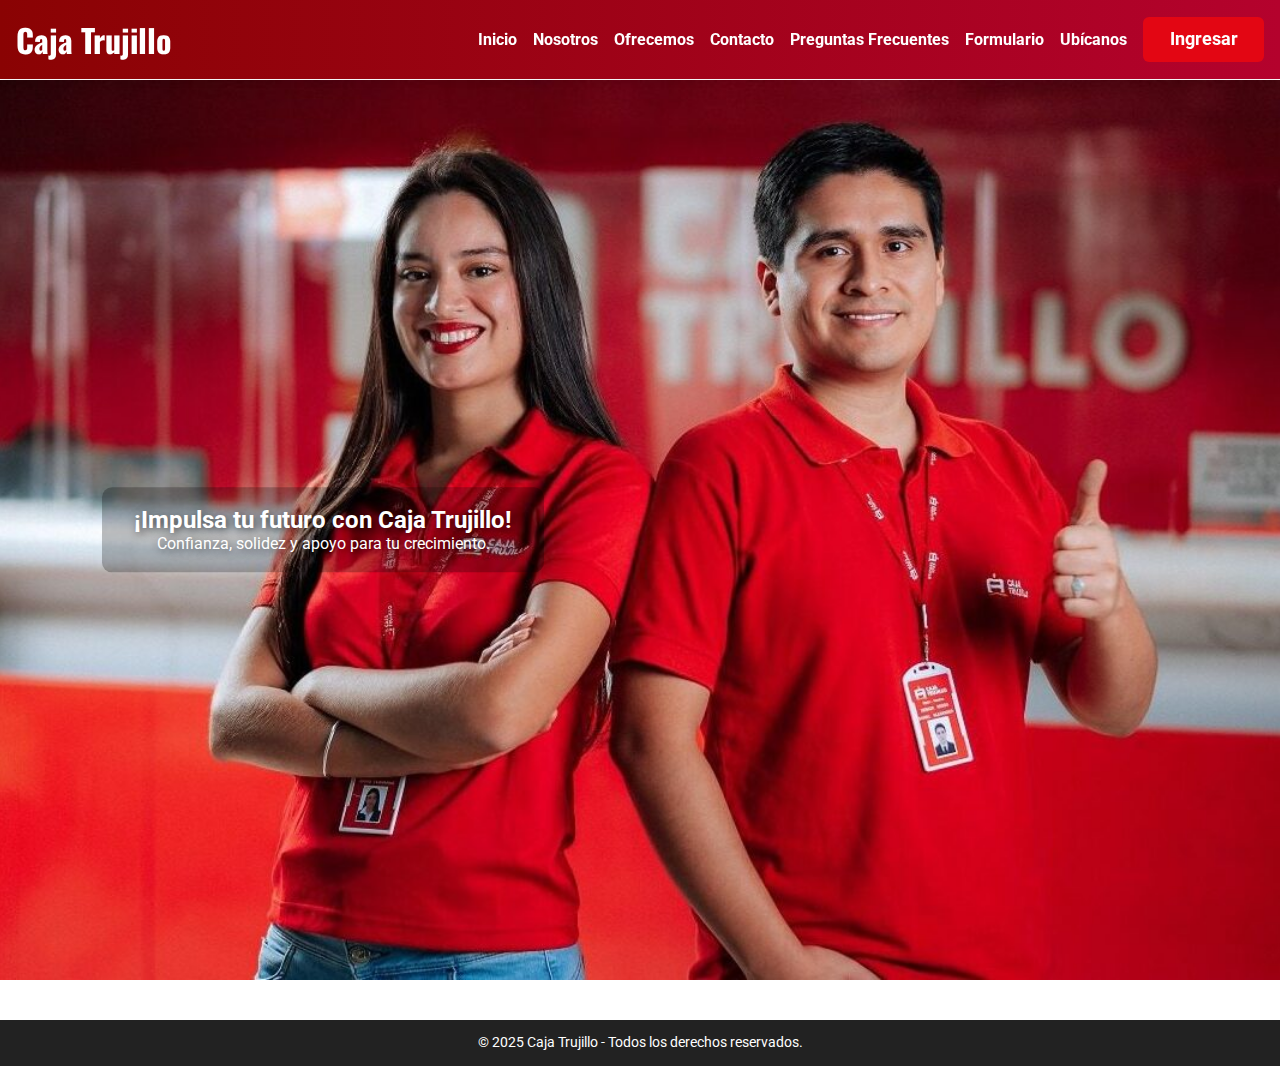
<file: PROYECTOWEB_CAJATRUJILLO/public_html/index.html>
<!DOCTYPE html>
<html lang="es">
<head>
  <meta charset="UTF-8" />
  <meta name="viewport" content="width=device-width, initial-scale=1.0" />
  <title>Caja Trujillo</title>
  <link rel="stylesheet" href="estilos.css" />
  <link rel="icon" href="LOGO/CajaTrujilloICON.ico" type="image/x-icon" />
  <style>
    body {
      display: flex;
      flex-direction: column;
      min-height: 100vh;
      margin: 0;
    }
    main {
      flex: 1;
    }

  </style>
</head>
<body>

  <header class="hero">
    <nav class="navbar">
      <h1 class="logo">Caja Trujillo</h1>
      <input type="checkbox" id="menu-toggle" class="menu-toggle" />
      <label for="menu-toggle" class="menu-icon">
        <span></span>
        <span></span>
        <span></span>
      </label>
      <ul class="nav-links">
        <li><a href="#inicio">Inicio</a></li>
        <li><a href="pages/Nosotros.html">Nosotros</a></li>
        <li><a href="pages/ofrecemos.html">Ofrecemos</a></li>
        <li><a href="pages/contacto.html">Contacto</a></li>
        <li><a href="pages/preguntas.html">Preguntas Frecuentes</a></li>
        <li><a href="pages/formulario.html">Formulario</a></li>
        <li><a href="pages/ubicanos.html">Ubícanos</a></li>
        <li>
          <a href="pages/register.html" class="btn-modal nav-btn">Ingresar</a>
        </li>            
      </ul>
    </nav>
  </header>

  <main>
<section id="nosotros" class="section">
  <div class="carrusel-con-texto">
    <div class="carrusel-imagenes">
      <img src="OFRECEMOS/inicio (1).jpg" alt="Imagen 1" class="carrusel-img active">
      <img src="OFRECEMOS/inicio2 (1).jpg" alt="Imagen 2" class="carrusel-img">
      <img src="OFRECEMOS/inicio3 (1).jpg" alt="Imagen 3" class="carrusel-img">
      <img src="OFRECEMOS/inicio4 (1).jpg" alt="Imagen 4" class="carrusel-img">
      <div class="texto-sobre-imagen">
        <h2>¡Impulsa tu futuro con Caja Trujillo!</h2>
        <p>Confianza, solidez y apoyo para tu crecimiento.</p>
      </div>
    </div>
  </div>
</section>
  </main>

  <footer>
    <p>&copy; 2025 Caja Trujillo - Todos los derechos reservados.</p>
  </footer>

  <script>
    document.addEventListener('DOMContentLoaded', function () {
      const imagenes = document.querySelectorAll('.carrusel-img');
      let actual = 0;
      setInterval(() => {
        imagenes[actual].classList.remove('active');
        actual = (actual + 1) % imagenes.length;
        imagenes[actual].classList.add('active');
      }, 3500);

      const botones = [
        { id: 'abrir-modal', archivo: './pages/modal-cuenta.html' },
      ];

      botones.forEach(({ id, archivo }) => {
        const btn = document.getElementById(id);
        if (btn) {
          btn.addEventListener('click', () => {
            const menuToggle = document.getElementById('menu-toggle');
            if (menuToggle && menuToggle.checked) {
              menuToggle.checked = false;
            }

            fetch(archivo)
              .then(res => res.text())
              .then(html => {
                const modalDiv = document.createElement('div');
                modalDiv.id = 'modal-externo';
                modalDiv.innerHTML = html;
                document.body.appendChild(modalDiv);

                modalDiv.addEventListener('click', function (e) {
                  if (e.target.id === 'modal-externo' || e.target.classList.contains('cerrar-modal')) {
                    modalDiv.remove();
                  }
                });
              });
          });
        }
      });
    });
  </script>

</body>
</html>
</file>
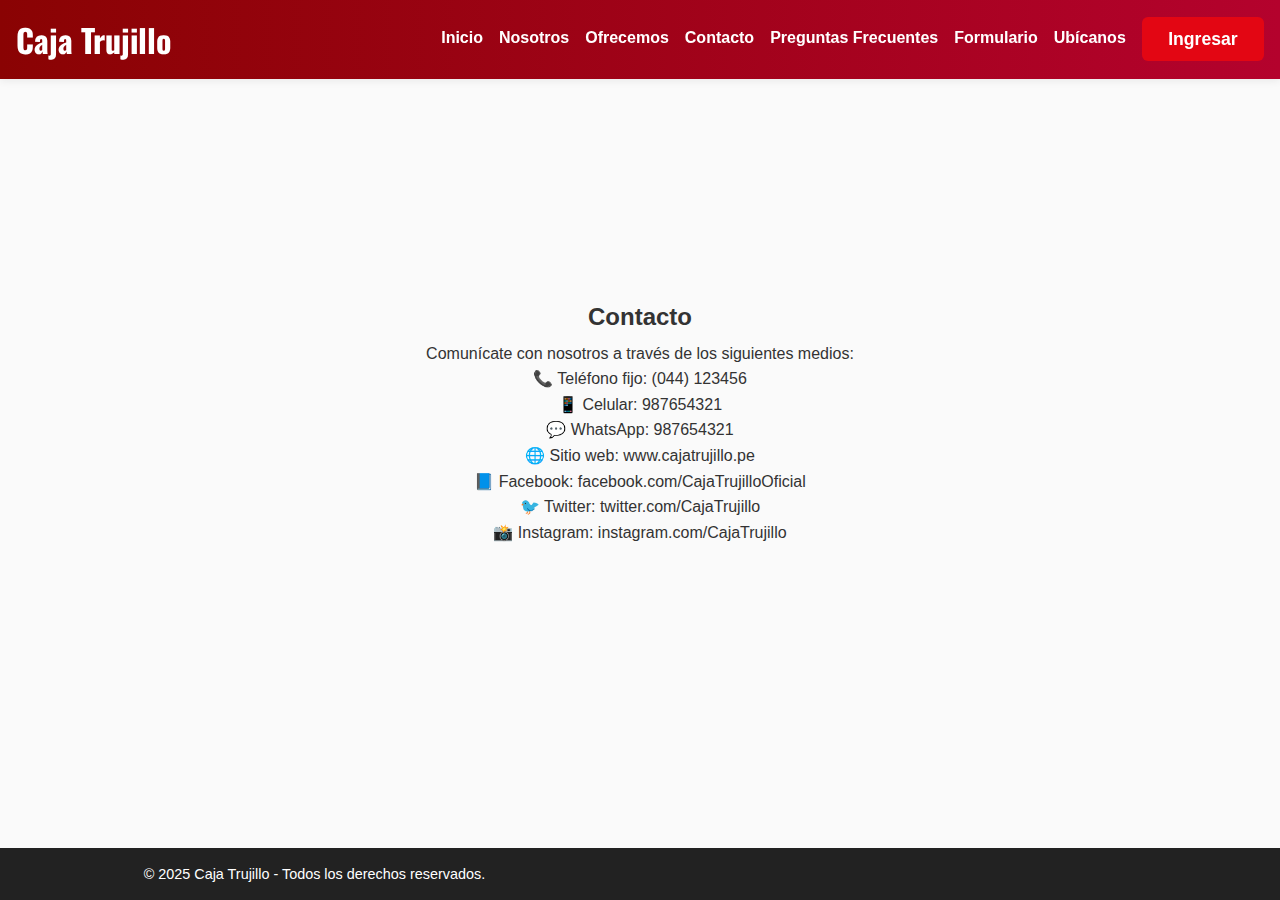
<file: PROYECTOWEB_CAJATRUJILLO/public_html/pages/contacto.html>
<!DOCTYPE html>
<html lang="es">
<head>
  <meta charset="UTF-8" />
  <meta name="viewport" content="width=device-width, initial-scale=1.0" />
  <title>Caja Trujillo</title>
  <link rel="stylesheet" href="../estilos.css" />
  <link rel="icon" href="../LOGO/CajaTrujilloICON.ico" type="image/x-icon" />
  <style>
    /* Estilo para forzar el footer abajo */
    body {
      margin: 0;
      padding: 0;
      min-height: 100vh;
      display: flex;
      flex-direction: column;
      font-family: Arial, sans-serif;
    }

    .section {
      flex: 1;
      display: flex;
      flex-direction: column;
      align-items: center;
      justify-content: center;
      text-align: center;
      background-color: #f8f9fa;
      padding: 40px 20px;
    }

    h2 {
      margin-bottom: 10px;
    }

    p {
      max-width: 600px;
      line-height: 1.6;
      
      
    }
  </style>
</head>
<body>

  <header class="hero">
    <nav class="navbar">
      <h1 class="logo">Caja Trujillo</h1>
      <input type="checkbox" id="menu-toggle" class="menu-toggle" />
      <label for="menu-toggle" class="menu-icon">
        <span></span>
        <span></span>
        <span></span>
      </label>
      <ul class="nav-links">
        <li><a href="../index.html">Inicio</a></li>
        <li><a href="Nosotros.html">Nosotros</a></li>
        <li><a href="ofrecemos.html">Ofrecemos</a></li>
        <li><a href="contacto.html">Contacto</a></li>
        <li><a href="preguntas.html">Preguntas Frecuentes</a></li>
        <li><a href="formulario.html">Formulario</a></li>
        <li><a href="ubicanos.html">Ubícanos</a></li>
        <li><a href="register.html" class="btn-modal nav-btn">Ingresar</a></li>
      </ul>
    </nav>
  </header>

  <!-- SECCIÓN CONTACTO -->
  <section id="contacto" class="section">
    <h2>Contacto</h2>
    <p>Comunícate con nosotros a través de los siguientes medios:</p>
    <p>
      📞 Teléfono fijo: (044) 123456<br>
      📱 Celular: 987654321<br>
      💬 WhatsApp: 987654321<br>
      🌐 Sitio web: www.cajatrujillo.pe<br>
      📘 Facebook: facebook.com/CajaTrujilloOficial<br>
      🐦 Twitter: twitter.com/CajaTrujillo<br>
      📸 Instagram: instagram.com/CajaTrujillo
    </p>
  </section>

  <footer>
    <p>&copy; 2025 Caja Trujillo - Todos los derechos reservados.</p>
  </footer>

</body>
</html>
</file>
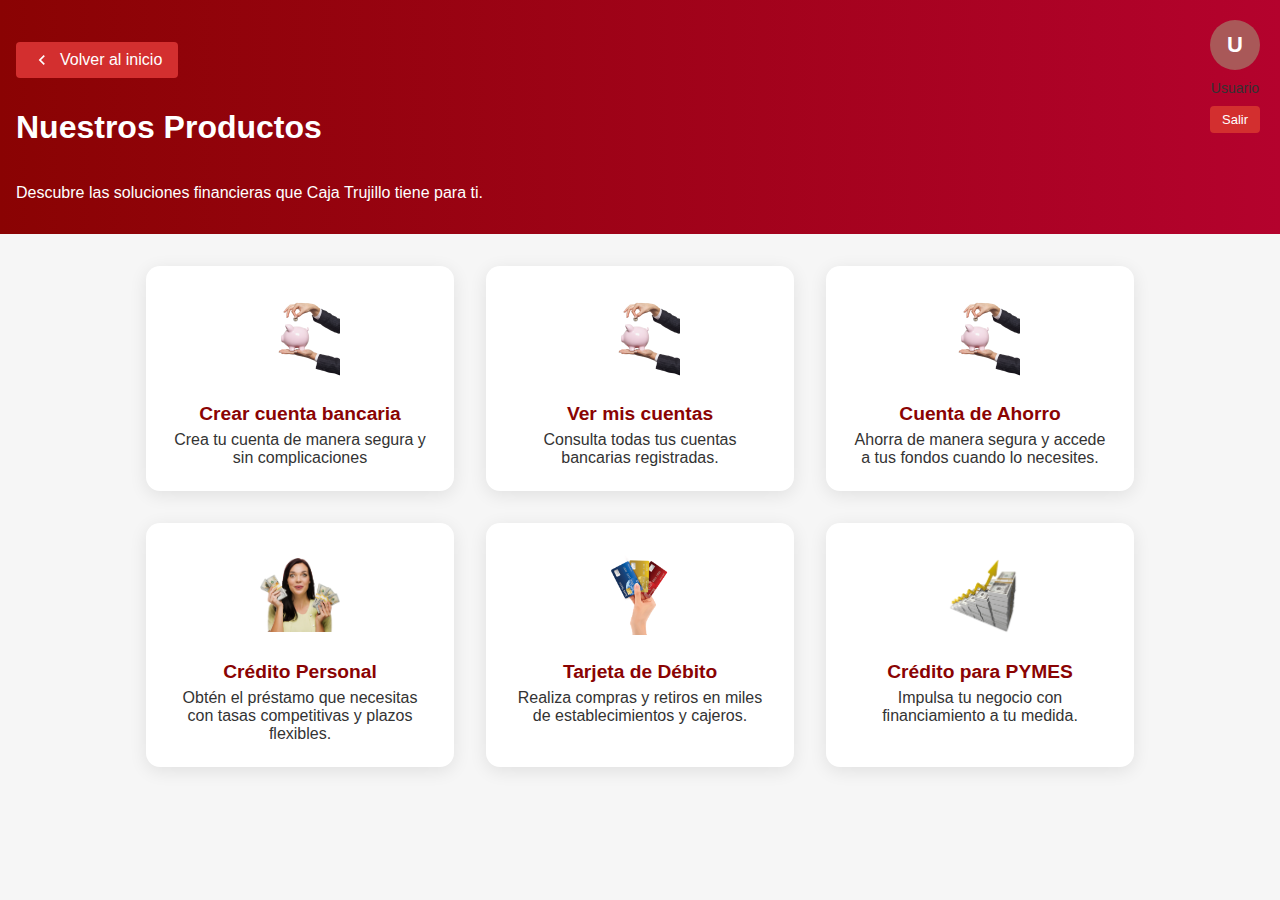
<file: PROYECTOWEB_CAJATRUJILLO/public_html/pages/nuestrosProductos.html>
<!DOCTYPE html>
<html lang="es">

<head>
    <meta charset="UTF-8">
    <meta name="viewport" content="width=device-width, initial-scale=1.0">
    <title>Caja Trujillo</title>
    <link rel="stylesheet" href="nuestrosProductos.css">
    <link rel="icon" href="../LOGO/CajaTrujilloICON.ico" type="image/x-icon">
</head>

<body>
    <header style="display: flex; flex-direction: column; align-items: flex-start;">
        <a href="../index.html" class="btn-volver">
            <svg viewBox="0 0 24 24">
                <path d="M15.41 7.41 14 6l-6 6 6 6 1.41-1.41L10.83 12z" />
            </svg>
            Volver al inicio
        </a>
        <h1>Nuestros Productos</h1>
        <p>Descubre las soluciones financieras que Caja Trujillo tiene para ti.</p>
        <div class="usuario-info">
            <div class="usuario-avatar" id="avatar-inicial">U</div>
            <div class="usuario-nombre" id="nombre-usuario">Usuario</div>
            <button class="btn-salir" id="btn-salir">Salir</button>
        </div>
    </header>
    <main>
        <section class="productos">
            <div class="tarjeta-producto" id="tarjeta-crear-cuenta">
                <img src="../OFRECEMOS/ahorro.png" alt="Cuenta de Ahorro">
                <h2>Crear cuenta bancaria</h2>
                <p>Crea tu cuenta de manera segura y sin complicaciones</p>
            </div>
            <div class="tarjeta-producto" id="tarjeta-ver-cuentas">
                <img src="../OFRECEMOS/ahorro.png" alt="Ver Cuentas">
                <h2>Ver mis cuentas</h2>
                <p>Consulta todas tus cuentas bancarias registradas.</p>
            </div>
            <div class="tarjeta-producto">
                <img src="../OFRECEMOS/ahorro.png" alt="Cuenta de Ahorro">
                <h2>Cuenta de Ahorro</h2>
                <p>Ahorra de manera segura y accede a tus fondos cuando lo necesites.</p>
            </div>
            <div class="tarjeta-producto">
                <img src="../OFRECEMOS//pngegg.png" alt="Crédito Personal">
                <h2>Crédito Personal</h2>
                <p>Obtén el préstamo que necesitas con tasas competitivas y plazos flexibles.</p>
            </div>
            <div class="tarjeta-producto">
                <img src="../OFRECEMOS/pngegg (1).png" alt="Tarjeta de Débito">
                <h2>Tarjeta de Débito</h2>
                <p>Realiza compras y retiros en miles de establecimientos y cajeros.</p>
            </div>
            <div class="tarjeta-producto">
                <img src="../OFRECEMOS/pngegg (2).png" alt="Crédito para PYMES">
                <h2>Crédito para PYMES</h2>
                <p>Impulsa tu negocio con financiamiento a tu medida.</p>
            </div>
        </section>
    </main>
    <script>
        document.addEventListener('DOMContentLoaded', function () {
            const tarjetaCrearCuenta = document.getElementById('tarjeta-crear-cuenta');

            if (tarjetaCrearCuenta) {
                tarjetaCrearCuenta.addEventListener('click', () => {
                    fetch('./modal-cuenta.html')
                        .then(res => res.text())
                        .then(html => {
                            const modalDiv = document.createElement('div');
                            modalDiv.id = 'modal-externo';
                            modalDiv.innerHTML = html;
                            document.body.appendChild(modalDiv);

                            // Cerrar modal al hacer click fuera o en la X
                            modalDiv.addEventListener('click', function (e) {
                                if (e.target.id === 'modal-externo' || e.target.classList.contains('cerrar-modal')) {
                                    modalDiv.remove();
                                }
                            });

                            // Esperar al formulario que está dentro del modal cargado
                            setTimeout(() => {
                                const form = modalDiv.querySelector('.formulario-cuenta');
                                if (form) {
                                    form.addEventListener('submit', function (e) {
                                        e.preventDefault();

                                        const nuevaCuenta = {
                                            nombre: form.nombre.value.trim(),
                                            dni: form.dni.value.trim(),
                                            correo: form.correo.value.trim(),
                                            telefono: form.telefono.value.trim()
                                        };

                                        // Obtener las cuentas existentes
                                        let cuentas = JSON.parse(localStorage.getItem('cuentas')) || [];

                                        // Agregar nueva cuenta
                                        cuentas.push(nuevaCuenta);

                                        // Guardar nuevamente
                                        localStorage.setItem('cuentas', JSON.stringify(cuentas));

                                        alert('Cuenta creada exitosamente');
                                        modalDiv.remove();
                                    });
                                }
                            }, 50);
                        });
                });
            }
            const tarjetaVerCuentas = document.getElementById('tarjeta-ver-cuentas');

            if (tarjetaVerCuentas) {
                tarjetaVerCuentas.addEventListener('click', () => {
                    fetch('./modal-lista-cuentas.html')
                        .then(res => res.text())
                        .then(html => {
                            const modalDiv = document.createElement('div');
                            modalDiv.id = 'modal-lista-container';
                            modalDiv.innerHTML = html;
                            document.body.appendChild(modalDiv);

                            // Cierre del modal
                            modalDiv.addEventListener('click', function (e) {
                                if (e.target.id === 'modal-lista-container' || e.target.classList.contains('cerrar-modal')) {
                                    modalDiv.remove();
                                }
                            });

                            // Mostrar lista de cuentas
                            const contenedor = modalDiv.querySelector('#lista-cuentas-container');
                            const cuentas = JSON.parse(localStorage.getItem('cuentas')) || [];

                            if (cuentas.length === 0) {
                                contenedor.innerHTML = '<p>No hay cuentas registradas.</p>';
                            } else {
                                const listaHTML = cuentas.map(cuenta => `
              <div style="border: 1px solid #ccc; padding: 10px; border-radius: 8px; margin-bottom: 10px;">
                <strong>Nombre:</strong> ${cuenta.nombre}<br>
                <strong>DNI:</strong> ${cuenta.dni}<br>
                <strong>Correo:</strong> ${cuenta.correo}<br>
                <strong>Teléfono:</strong> ${cuenta.telefono}
              </div>
            `).join('');

                                contenedor.innerHTML = listaHTML;
                            }
                        });
                });
            }
            const usuario = JSON.parse(localStorage.getItem('user'));
            const nombreUsuario = document.getElementById('nombre-usuario');
            const avatar = document.getElementById('avatar-inicial');
            const btnSalir = document.getElementById('btn-salir');

            if (usuario && usuario.name) {
                nombreUsuario.textContent = `Bienvenido, ${usuario.name}`;
                avatar.textContent = usuario.name.charAt(0).toUpperCase();
            } else {
                nombreUsuario.textContent = 'Usuario';
                avatar.textContent = 'U';
            }

            btnSalir.addEventListener('click', () => {
                localStorage.clear();
                window.location.href = 'http://localhost:3000/';
            });
        });
    </script>

</body>

</html>
</file>
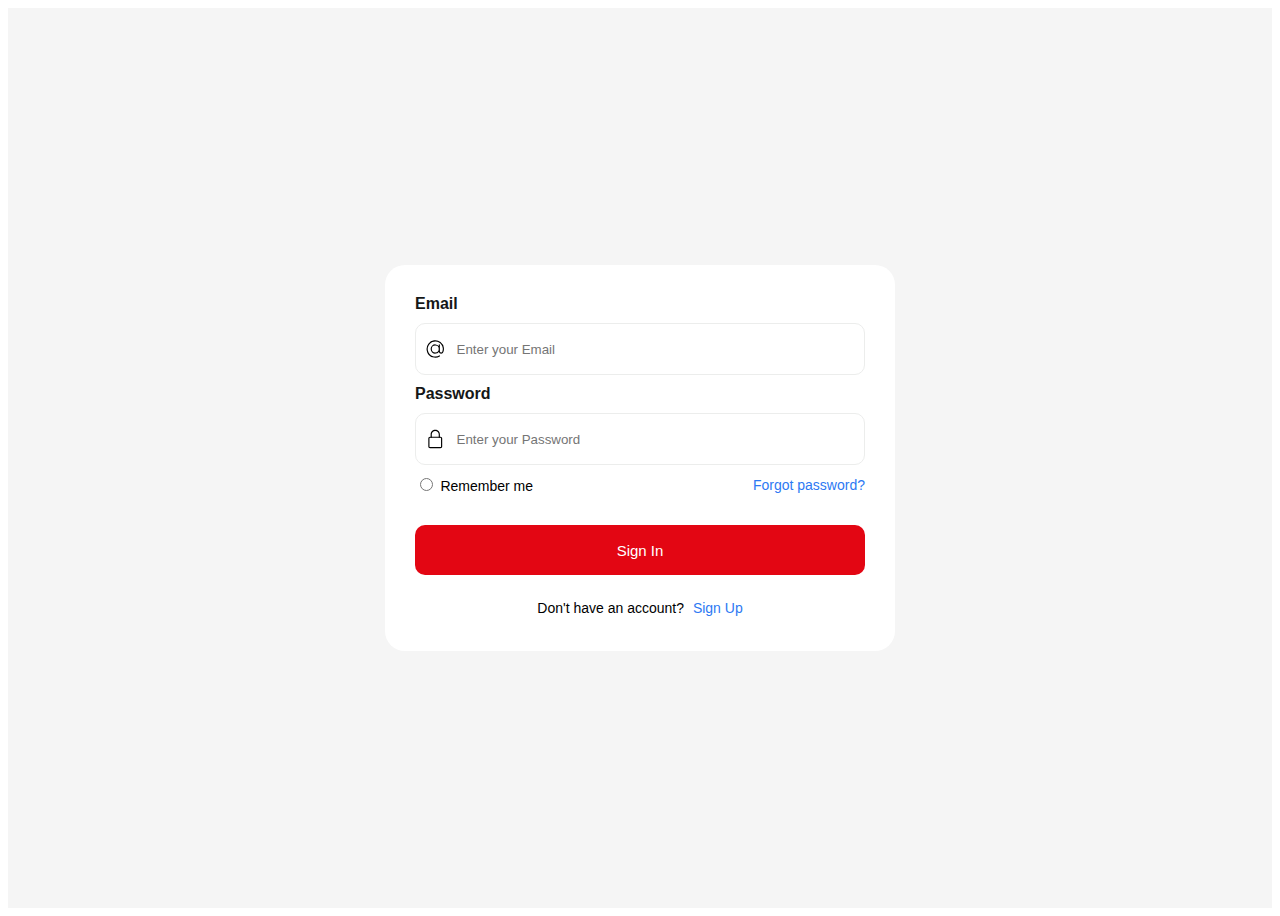
<file: PROYECTOWEB_CAJATRUJILLO/public_html/pages/register.html>
<!DOCTYPE html>
<html lang="en">

<head>
  <meta charset="UTF-8" />
  <title>Register Page</title>
  <meta name="viewport" content="width=device-width, initial-scale=1.0" />
  <link rel="stylesheet" href="../pages/register-estilos.css" />
</head>

<body>
  <div class="center-container">
    <!-- Formulario de Login -->
    <form class="form" id="login-form">
      <div class="flex-column">
        <label>Email </label>
      </div>
      <div class="inputForm">
        <svg xmlns="http://www.w3.org/2000/svg" width="20" viewBox="0 0 32 32" height="20">
          <g data-name="Layer 3" id="Layer_3">
            <path
              d="m30.853 13.87a15 15 0 0 0 -29.729 4.082 15.1 15.1 0 0 0 12.876 12.918 15.6 15.6 0 0 0 2.016.13 14.85 14.85 0 0 0 7.715-2.145 1 1 0 1 0 -1.031-1.711 13.007 13.007 0 1 1 5.458-6.529 2.149 2.149 0 0 1 -4.158-.759v-10.856a1 1 0 0 0 -2 0v1.726a8 8 0 1 0 .2 10.325 4.135 4.135 0 0 0 7.83.274 15.2 15.2 0 0 0 .823-7.455zm-14.853 8.13a6 6 0 1 1 6-6 6.006 6.006 0 0 1 -6 6z">
            </path>
          </g>
        </svg>
        <input placeholder="Enter your Email" class="input" type="text" id="login-email" />
      </div>

      <div class="flex-column">
        <label>Password </label>
      </div>
      <div class="inputForm">
        <svg xmlns="http://www.w3.org/2000/svg" width="20" viewBox="-64 0 512 512" height="20">
          <path
            d="m336 512h-288c-26.453125 0-48-21.523438-48-48v-224c0-26.476562 21.546875-48 48-48h288c26.453125 0 48 21.523438 48 48v224c0 26.476562-21.546875 48-48 48zm-288-288c-8.8125 0-16 7.167969-16 16v224c0 8.832031 7.1875 16 16 16h288c8.8125 0 16-7.167969 16-16v-224c0-8.832031-7.1875-16-16-16zm0 0">
          </path>
          <path
            d="m304 224c-8.832031 0-16-7.167969-16-16v-80c0-52.929688-43.070312-96-96-96s-96 43.070312-96 96v80c0 8.832031-7.167969 16-16 16s-16-7.167969-16-16v-80c0-70.59375 57.40625-128 128-128s128 57.40625 128 128v80c0 8.832031-7.167969 16-16 16zm0 0">
          </path>
        </svg>
        <input placeholder="Enter your Password" class="input" type="password" id="login-password" />
      </div>

      <div class="flex-row">
        <div>
          <input type="radio" />
          <label>Remember me </label>
        </div>
        <span class="span">Forgot password?</span>
      </div>
      <button class="button-submit">Sign In</button>
      <p class="p">Don't have an account? <span class="span" onclick="showRegister()">Sign Up</span></p>
    </form>

    <!-- Formulario de Registro -->
    <form class="form hidden" id="register-form">
      <div class="flex-column">
        <label>Full Name</label>
      </div>
      <div class="inputForm">
        <input placeholder="Enter your Full Name" class="input" type="text" id="register-name" />
      </div>
      <div class="flex-column">
          <label>Email</label>
        </div>
        <div class="inputForm">
            <input placeholder="Enter your Email" class="input" type="email" id="register-email" />
        </div>
        
        <div class="flex-column">
            <label>Password</label>
        </div>
        <div class="inputForm">
            <input placeholder="Enter your Password" class="input" type="password" id="register-password" />
        </div>
        
        <div class="flex-column">
            <label>Confirm Password</label>
        </div>
        <div class="inputForm">
        <input placeholder="Confirm your Password" class="input" type="password" id="register-confirm-password" />
      </div>

      <button class="button-submit">Register</button>
      <p class="p">Already have an account? <span class="span" onclick="showLogin()">Sign In</span></p>
    </form>
    <!-- LOADER -->
      <div class="card hidden" id="loader">
      <div class="loader">
          <p>loading</p>
          <div class="words">
          <span class="word">buttons</span>
          <span class="word">forms</span>
          <span class="word">switches</span>
          <span class="word">cards</span>
          <span class="word">buttons</span>
          </div>
      </div>
      </div>
  </div>


    <script>
    function showRegister() {
        document.getElementById('login-form').classList.add('hidden');
        document.getElementById('register-form').classList.remove('hidden');
    }

    function showLogin() {
        document.getElementById('register-form').classList.add('hidden');
        document.getElementById('login-form').classList.remove('hidden');
    }

    // Registro
    document.getElementById("register-form").addEventListener("submit", function (e) {
        e.preventDefault();

        const name = document.getElementById("register-name").value;
        const email = document.getElementById("register-email").value;
        const password = document.getElementById("register-password").value;
        const confirmPassword = document.getElementById("register-confirm-password").value;

        if (password !== confirmPassword) {
        alert("Las contraseñas no coinciden.");
        return;
        }

        const userData = { name, email, password };
        localStorage.setItem("user", JSON.stringify(userData));
        alert("Registro exitoso. Ahora puedes iniciar sesión.");
        showLogin();
    });

    // Login
    document.getElementById("login-form").addEventListener("submit", function (e) {
        e.preventDefault();

        const email = document.getElementById("login-email").value;
        const password = document.getElementById("login-password").value;

        const savedUser = JSON.parse(localStorage.getItem("user"));

        if (!savedUser || savedUser.email !== email || savedUser.password !== password) {
        alert("Email o contraseña incorrecta.");
        return;
        }

        // Mostrar loader
        document.getElementById("login-form").classList.add("hidden");
        document.getElementById("loader").classList.remove("hidden");

        setTimeout(() => {
        alert("Bienvenido, " + savedUser.name);
          window.location.href = "nuestrosProductos.html";
        }, 3000);
    });
    </script>
</body>

</html>
</file>
<file: PROYECTOWEB_CAJATRUJILLO/public_html/estilos.css>
@import url('https://fonts.googleapis.com/css2?family=Roboto:wght@300;500&family=Oswald:wght@400&display=swap');

* {
  margin: 0;
  padding: 0;
  box-sizing: border-box;
}
body, html {
  width: 100vw;
  overflow-x: hidden;
}

body {
  font-family: 'Roboto', sans-serif;
  background-color: #f0f0f0;
  color: #333;
  padding-top: 40px;
}

main {
  width: 100%;
  max-width: 100vw;
}

.section ofrecemos {
  width: 100%;
  display: flex;
  padding: 50px 20px;
}





header.hero {
  position: fixed;
  top: 0;
  left: 0;
  width: 100%;
  z-index: 100;
  background: linear-gradient(to right, #8a0303, #b4022d);
  color: white;
  padding: 1em 1em;
  text-align: center;
  box-shadow: 0 2px 8px rgba(0,0,0,0.07);
}

.navbar {
  display: flex;
  justify-content: space-between;
  align-items: center;
  flex-wrap: wrap;
}

.logo {
  font-family: 'Oswald', sans-serif;
  font-size: 2em;
}

.nav-links {
  list-style: none;
  display: flex;
  gap: 1em;
  flex-wrap: wrap;
}

.nav-links li a {
  color: white;
  text-decoration: none;
  font-weight: bold;
  transition: color 0.3s;
}

.nav-links li a:hover {
  color: #fdd835;
}

.hero-content {
  padding-top: 2em;
}

.section {
  padding: 3em 2em;
  background: white;
}

.section:nth-child(even) {
  background: #fafafa;
}

.productos-grid {
  display: grid;
  grid-template-columns: repeat(auto-fit, minmax(220px, 1fr));
  gap: 1em;
}

.producto {
  background: #fff;
  padding: 1.5em;
  border-radius: 12px;
  box-shadow: 0 2px 8px rgba(0,0,0,0.1);
  text-align: center;
}

footer {
  background: #222;
  color: #fff;
  text-align: center;
  padding: 1em;
  font-size: 0.9em;
}


/* FAQ Moderna - acordeón estilo tarjetas */
.faq-section {
  background-color: #f9f9f9;
  padding: 3em 2em;
}

.faq-section h2 {
  text-align: center;
  font-size: 2em;
  margin-bottom: 1.5em;
  color: #B4022D;
}
.faq-container {
  max-width: 900px;
  margin: auto;
  display: flex;
  flex-direction: column;
  gap: 1em;
}

.faq-item {
  background-color: #fff;
  border-radius: 0.75em;
  box-shadow: 0 4px 8px rgba(0,0,0,0.06);
  overflow: hidden;
  transition: all 0.3s ease-in-out;
}

.faq-item input {
  display: none;
}

.faq-question {
  display: flex;
  justify-content: space-between;
  align-items: center;
  padding: 1em;
  font-weight: 600;
  cursor: pointer;
  background-color: #B4022D;
  color: white;
  font-size: 1.1em;
  position: relative;
}

.faq-question .arrow::before {
  content: '▼';
  transition: transform 0.3s ease;
}

.faq-item input:checked + .faq-question .arrow::before {
  transform: rotate(180deg);
}

.faq-answer {
  max-height: 0;
  overflow: hidden;
  padding: 0 1em;
  background-color: #fff;
  transition: max-height 0.4s ease, padding 0.3s ease;
}

.faq-item input:checked ~ .faq-answer {
  max-height: 300px;
  padding: 1em;
}

@media (max-width: 768px) {
  .nav-links {
    flex-direction: column;
    gap: 0.5em;
  }
  .faq-question {
    font-size: 1em;
  }
}
.video-container {
  position: relative;
  padding-bottom: 56.25%; /* Relación 16:9 */
  padding-top: 30px;
  height: 0;
  overflow: hidden;
  margin-bottom: 2rem;
}

.video-container iframe {
  position: absolute;
  top: 0;
  left: 0;
  width: 100%;
  height: 100%;
}

.reduced-video {
  max-width: 80%;
  margin: 0 auto;
}

.ofrecemos {
    text-align: center;
    padding: 50px 20px;
    background-color: #f9f9f9;
}

.ofrecemos h2 {
    font-size: 2rem;
    margin-bottom: 40px;
    color: #002b5c;
}

.ofrecemos-contenido {
    display: flex;
    justify-content: space-around;
    align-items: center;
    flex-wrap: wrap;
}

.columna-izquierda, .columna-derecha {
    display: flex;
    flex-direction: column;
    gap: 30px;
    flex: 1;
    max-width: 250px;
}

.columna-central {
    text-align: center;
    flex: 1;
    max-width: 300px;
}

.ofrecemos-item {
    display: flex;
    align-items: center;
    gap: 10px;
    text-align: left;
}

.ofrecemos-item img {
    width: 40px;
    height: 40px;
}

.imagen-central {
    width: 100%;
    max-width: 200px;
    margin-bottom: 20px;
}

.titulo-central {
    font-size: 1.4rem;
    color: #002b5c;
}

.section {
    display: flex;
    flex-direction: column;
    align-items: center;
    justify-content: center;
    text-align: center;
}

.section {
    display: flex;
    flex-direction: column;
    align-items: center;
    text-align: center;
    padding: 40px 20px;
}



------------
#formulario {
    display: flex;
    flex-direction: column;
    align-items: center;
}

.formulario {
    display: flex;
    flex-direction: column;
    align-items: center;
    background: #f8f8f8;
    padding: 30px 40px;
    border-radius: 12px;
    box-shadow: 0 2px 12px rgba(0,0,0,0.08);
    max-width: 400px;
    width: 100%;
    margin: 0 auto;
}

.formulario label {
    width: 100%;
    margin-bottom: 15px;
    font-weight: 500;
    color: #333;
    display: flex;
    flex-direction: column;
    align-items: flex-start;
}

.formulario input,
.formulario textarea {
    width: 100%;
    padding: 10px 12px;
    margin-top: 6px;
    border: 1px solid #ccc;
    border-radius: 6px;
    font-size: 1rem;
    resize: none;
    box-sizing: border-box;
}

.formulario button {
    margin-top: 10px;
    padding: 10px 30px;
    background: #e30613;
    color: #fff;
    border: none;
    border-radius: 6px;
    font-size: 1rem;
    cursor: pointer;
    transition: background 0.2s;
}

.formulario button:hover {
    background: #b2050f;
}

/* Menú hamburguesa responsive */
.menu-toggle {
  display: none;
}

.menu-icon {
  display: none;
  flex-direction: column;
  cursor: pointer;
  width: 32px;
  height: 32px;
  justify-content: center;
  align-items: center;
  margin-left: 1em;
}

.menu-icon span {
  display: block;
  width: 28px;
  height: 4px;
  margin: 4px 0;
  background: #fff;
  border-radius: 2px;
  transition: 0.3s;
}

/* aqui se muestra la amburguesa y oculata los link */
@media (max-width: 900px) {
  .nav-links {
    position: absolute;
    top: 100%;
    left: 0;
    right: 0;
    background: linear-gradient(to right, #8a0303, #b4022d);
    flex-direction: column;
    align-items: center;
    gap: 1.5em;
    padding: 1.5em 0;
    display: none;
    z-index: 99;
  }
  .menu-icon {
    display: flex;
  }
  .menu-toggle:checked + .menu-icon + .nav-links {
    display: flex;
  }
}

/*aqui esta la parte de la animacion */
.menu-toggle:checked + .menu-icon span:nth-child(1) {
  transform: translateY(8px) rotate(45deg);
}
.menu-toggle:checked + .menu-icon span:nth-child(2) {
  opacity: 0;
}
.menu-toggle:checked + .menu-icon span:nth-child(3) {
  transform: translateY(-8px) rotate(-45deg);
}

/*ene esta parte esta la mediacueri para que la pagina se adapte a dispositivos queños  */
@media (max-width: 700px) {
  .section, .faq-section {
    padding: 1.2em 0.3em;
    width: 100vw;
    max-width: 100vw;
    box-sizing: border-box;
  }
  .ofrecemos-contenido {
    flex-direction: column;
    align-items: stretch;
    gap: 1.5em;
  }
  .columna-izquierda, .columna-central, .columna-derecha {
    max-width: 100%;
    width: 100%;
    align-items: center;
    margin-bottom: 1em;
  }
  .imagen-central {
    max-width: 90vw;
    width: 100%;
    height: auto;
  }
  iframe {
    width: 98vw !important;
    height: 220px !important;
    min-width: 0;
  }
  .formulario {
    max-width: 98vw;
    padding: 18px 4px;
  }
  .faq-container {
    padding: 0 0.2em;
  }
}


.carrusel-con-texto {
  position: relative;
  width: 100vw;
  max-width: 100vw;
  overflow: hidden;
  height: 900px;
}

.carrusel-imagenes {
  width: 100vw;
  height: 100%;
  position: relative;
}

.carrusel-img {
  position: absolute;
  top: 0; left: 0;
  width: 100vw;
  height:900px;
  object-fit: cover;
  opacity: 0;
  transition: opacity 1s;
  z-index: 1;
}

.carrusel-img.active {
  opacity: 1;
  z-index: 2;
}

.texto-sobre-imagen {
  position: absolute;
  top: 50%;
  left: 8%;
  transform: translateY(-50%);
  color: #fff;
  text-shadow: 2px 2px 8px #000a;
  background: rgba(0,0,0,0.25);
  padding: 1.2em 2em;
  border-radius: 10px;
  max-width: 80vw;
  z-index: 3;
}

@media (max-width: 700px) {
  .carrusel-con-texto, .carrusel-img {
    height: 250x;
  }
  .texto-sobre-imagen {
    left: 4%;
    padding: 0.7em 1em;
    font-size: 1em;
    max-width: 92vw;
  }
}

.btn-modal {
  margin-top: 1em;
  padding: 0.7em 1.5em;
  background: #e30613;
  color: #fff;
  border: none;
  border-radius: 6px;
  font-size: 1.1em;
  cursor: pointer;
  transition: background 0.2s;
}
.btn-modal:hover {
  background: #b2050f;
}
</file>
<file: PROYECTOWEB_CAJATRUJILLO/public_html/pages/nuestrosProductos.css>
body {
    font-family: 'Roboto', Arial, sans-serif;
    background: #f6f6f6;
    margin: 0;
    padding: 0;
}

header {
    background: linear-gradient(to right, #8a0303, #b4022d);
    color: #fff;
    text-align: center;
    padding: 2em 1em 1em 1em;
}

main {
    padding: 2em 0;
}

.productos {
    display: flex;
    flex-wrap: wrap;
    gap: 2em;
    justify-content: center;
    max-width: 1200px;
    margin: 0 auto;
}

.tarjeta-producto {
    background: #fff;
    border-radius: 14px;
    box-shadow: 0 4px 18px rgba(0,0,0,0.09);
    padding: 2em 1.5em 1.5em 1.5em;
    width: 260px;
    display: flex;
    flex-direction: column;
    align-items: center;
    transition: transform 0.18s, box-shadow 0.18s;
}

.tarjeta-producto:hover {
    transform: translateY(-8px) scale(1.03);
    box-shadow: 0 8px 28px rgba(138,3,3,0.13);
}

.tarjeta-producto img {
    width: 80px;
    height: 80px;
    object-fit: contain;
    margin-bottom: 1em;
}

.tarjeta-producto h2 {
    font-size: 1.2em;
    color: #8a0303;
    margin: 0.5em 0 0.3em 0;
}

.tarjeta-producto p {
    color: #333;
    font-size: 1em;
    text-align: center;
    margin: 0;
}

/* Responsive para móvil */
@media (max-width: 700px) {
    .productos {
        flex-direction: column;
        align-items: center;
        gap: 1.2em;
    }
    .tarjeta-producto {
        width: 90vw;
        max-width: 340px;
        padding: 1.2em 0.8em;
    }
}


.btn-volver {
    display: flex;
    align-items: center;
    gap: 8px;
    margin-top: 10px;
    margin-bottom: 10px;
    padding: 8px 16px;
    background: #d32f2f;
    color: #fff;
    border-radius: 4px;
    text-decoration: none;
    width: fit-content;
}
.btn-volver svg {
    width: 20px;
    height: 20px;
    fill: #fff;
}

/*cuenta bancaria*/

.btn-modal {
  margin-top: 1em;
  padding: 0.7em 1.5em;
  background: #e30613;
  color: #fff;
  border: none;
  border-radius: 6px;
  font-size: 1.1em;
  cursor: pointer;
  transition: background 0.2s;
}
.btn-modal:hover {
  background: #b2050f;
}

.modal-fondo {
  position: fixed;
  top: 0; left: 0; right: 0; bottom: 0;
  background: rgba(0,0,0,0.5);
  z-index: 9999;
  display: flex;
  align-items: center;
  justify-content: center;
}
.modal-contenido {
  background: #fff;
  padding: 2em 1.5em;
  border-radius: 12px;
  max-width: 95vw;
  width: 350px;
  box-shadow: 0 4px 24px rgba(0,0,0,0.18);
  position: relative;
}
.cerrar-modal {
  background: none;
  border: none;
  color: #e30613;
  cursor: pointer;
  position: absolute;
  top: 10px; right: 15px;
}
.formulario-cuenta label {
  display: block;
  margin-bottom: 1em;
  color: #333;
}
.formulario-cuenta input {
  width: 100%;
  padding: 0.5em;
  margin-top: 0.3em;
  border: 1px solid #ccc;
  border-radius: 5px;
}
.formulario-cuenta button[type="submit"] {
  background: #e30613;
  color: #fff;
  border: none;
  border-radius: 6px;
  padding: 0.7em 1.5em;
  font-size: 1em;
  cursor: pointer;
  margin-top: 1em;
}
.formulario-cuenta button[type="submit"]:hover {
  background: #b2050f;
}

/*perfil usuario*/
.usuario-info {
  position: absolute;
  top: 20px;
  right: 20px;
  text-align: center;
  display: flex;
  flex-direction: column;
  align-items: center;
  gap: 5px;
  font-family: 'Arial', sans-serif;
}

.usuario-avatar {
  background-color: #a95858;
  color: white;
  border-radius: 50%;
  width: 50px;
  height: 50px;
  font-size: 22px;
  display: flex;
  align-items: center;
  justify-content: center;
  font-weight: bold;
}

.usuario-nombre {
  color: #333;
  font-size: 14px;
  margin-top: 5px;
}

.btn-salir {
  background-color: #d32f2f;
  border: none;
  padding: 6px 12px;
  border-radius: 4px;
  color: white;
  cursor: pointer;
  font-size: 13px;
  margin-top: 5px;
}

.btn-salir:hover {
  background-color: #b71c1c;
}
</file>
<file: PROYECTOWEB_CAJATRUJILLO/public_html/pages/register-estilos.css>
.center-container {
  display: flex;
  justify-content: center;
  align-items: center;
  min-height: 100vh;
  background-color: #f5f5f5;
  padding: 20px;
  box-sizing: border-box;
}

.center-container .hidden {
  display: none;
}

.center-container .span {
  cursor: pointer;
  color: #2d79f3;
}

.form {
  display: flex;
  flex-direction: column;
  gap: 10px;
  background-color: #ffffff;
  padding: 30px;
  width: 450px;
  border-radius: 20px;
  font-family: -apple-system, BlinkMacSystemFont, 'Segoe UI', Roboto, Oxygen, Ubuntu, Cantarell, 'Open Sans', 'Helvetica Neue', sans-serif;
}

::placeholder {
  font-family: -apple-system, BlinkMacSystemFont, 'Segoe UI', Roboto, Oxygen, Ubuntu, Cantarell, 'Open Sans', 'Helvetica Neue', sans-serif;
}

.form button {
  align-self: flex-end;
}

.flex-column > label {
  color: #151717;
  font-weight: 600;
}

.inputForm {
  border: 1.5px solid #ecedec;
  border-radius: 10px;
  height: 50px;
  display: flex;
  align-items: center;
  padding-left: 10px;
  transition: 0.2s ease-in-out;
}

.input {
  margin-left: 10px;
  border: none;
  width: 100%;
  height: 100%;
  border-radius: 0;
  background-color: transparent; 
}

.input:focus {
  outline: none;
}

.inputForm:focus-within {
  border: 1.5px solid #2d79f3;
}

.flex-row {
  display: flex;
  flex-direction: row;
  align-items: center;
  gap: 10px;
  justify-content: space-between;
}

.flex-row > div > label {
  font-size: 14px;
  color: black;
  font-weight: 400;
}

.span {
  font-size: 14px;
  margin-left: 5px;
  color: #2d79f3;
  font-weight: 500;
  cursor: pointer;
}

.button-submit {
  margin: 20px 0 10px 0;
  background-color: #e30613;
  border: none;
  color: white;
  font-size: 15px;
  font-weight: 500;
  border-radius: 10px;
  height: 50px;
  width: 100%;
  cursor: pointer;
}

.p {
  text-align: center;
  color: black;
  font-size: 14px;
  margin: 5px 0;
}

.btn {
  margin-top: 10px;
  width: 100%;
  height: 50px;
  border-radius: 10px;
  display: flex;
  justify-content: center;
  align-items: center;
  font-weight: 500;
  gap: 10px;
  border: 1px solid #ededef;
  background-color: white;
  cursor: pointer;
  transition: 0.2s ease-in-out;
}

.btn:hover {
  border: 1px solid #2d79f3;
  ;
}

/*loader
/* From Uiverse.io by kennyotsu */ 
.card {
  /* color used to softly clip top and bottom of the .words container */

  background-color: var(--bg-color);
  padding: 1rem 2rem;
  border-radius: 1.25rem;
}
.loader {
  color: rgb(124, 124, 124);
  font-family: "Poppins", sans-serif;
  font-weight: 500;
  font-size: 25px;
  -webkit-box-sizing: content-box;
  box-sizing: content-box;
  height: 40px;
  padding: 10px 10px;
  display: -webkit-box;
  display: -ms-flexbox;
  display: flex;
  border-radius: 8px;
}

.words {
  overflow: hidden;
  position: relative;
}
.words::after {
  content: "";
  position: absolute;
  inset: 0;
  background: linear-gradient(
    var(--bg-color) 10%,
    transparent 30%,
    transparent 70%,
    var(--bg-color) 90%
  );
  z-index: 20;
}

.word {
  display: block;
  height: 100%;
  padding-left: 6px;
  color: #956afa;
  animation: spin_4991 4s infinite;
}

@keyframes spin_4991 {
  10% {
    -webkit-transform: translateY(-102%);
    transform: translateY(-102%);
  }

  25% {
    -webkit-transform: translateY(-100%);
    transform: translateY(-100%);
  }

  35% {
    -webkit-transform: translateY(-202%);
    transform: translateY(-202%);
  }

  50% {
    -webkit-transform: translateY(-200%);
    transform: translateY(-200%);
  }

  60% {
    -webkit-transform: translateY(-302%);
    transform: translateY(-302%);
  }

  75% {
    -webkit-transform: translateY(-300%);
    transform: translateY(-300%);
  }

  85% {
    -webkit-transform: translateY(-402%);
    transform: translateY(-402%);
  }

  100% {
    -webkit-transform: translateY(-400%);
    transform: translateY(-400%);
  }
}
</file>
